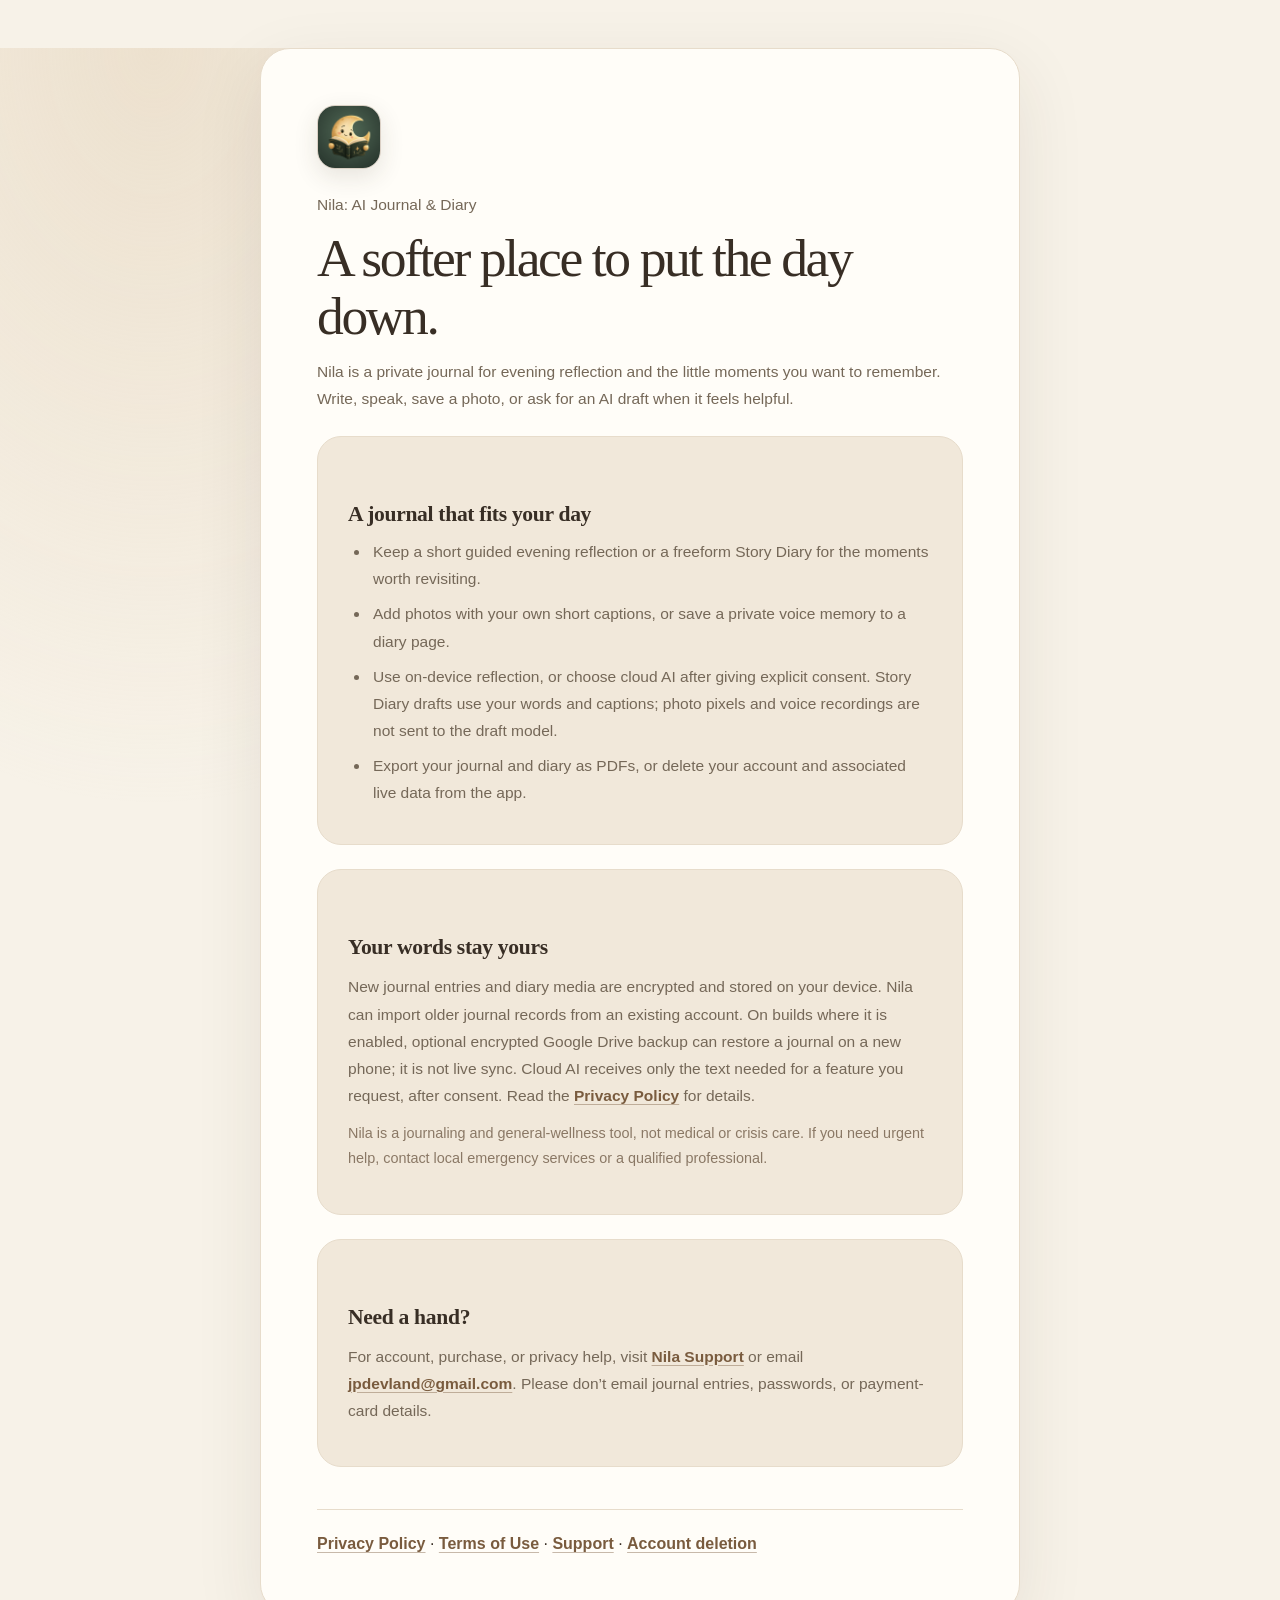
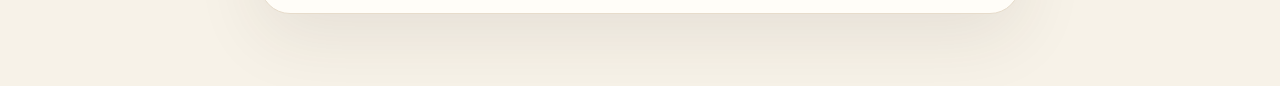
<file: index.html>
<!DOCTYPE html>
<html lang="en">
<head>
  <meta charset="UTF-8" />
  <meta name="viewport" content="width=device-width, initial-scale=1.0" />
  <meta name="description" content="Nila is a private journal for guided reflection, everyday memories, and thoughtful AI support when you choose it." />
  <meta name="theme-color" content="#F7F2E8" />
  <title>Nila: AI Journal &amp; Diary</title>
  <link rel="stylesheet" href="./site.css" />
</head>
<body>
  <main>
    <img class="brand-mark" src="./nila-app-icon.png" alt="Nila app icon" width="64" height="64" />
    <p class="eyebrow">Nila: AI Journal &amp; Diary</p>
    <h1>A softer place to put the day down.</h1>
    <p class="lede">Nila is a private journal for evening reflection and the little moments you want to remember. Write, speak, save a photo, or ask for an AI draft when it feels helpful.</p>

    <section class="card" aria-labelledby="what-nila-does">
      <h2 id="what-nila-does">A journal that fits your day</h2>
      <ul>
        <li>Keep a short guided evening reflection or a freeform Story Diary for the moments worth revisiting.</li>
        <li>Add photos with your own short captions, or save a private voice memory to a diary page.</li>
        <li>Use on-device reflection, or choose cloud AI after giving explicit consent. Story Diary drafts use your words and captions; photo pixels and voice recordings are not sent to the draft model.</li>
        <li>Export your journal and diary as PDFs, or delete your account and associated live data from the app.</li>
      </ul>
    </section>

    <section class="card" aria-labelledby="privacy-first">
      <h2 id="privacy-first">Your words stay yours</h2>
      <p>New journal entries and diary media are encrypted and stored on your device. Nila can import older journal records from an existing account. On builds where it is enabled, optional encrypted Google Drive backup can restore a journal on a new phone; it is not live sync. Cloud AI receives only the text needed for a feature you request, after consent. Read the <a href="./privacy-policy.html">Privacy Policy</a> for details.</p>
      <p class="muted">Nila is a journaling and general-wellness tool, not medical or crisis care. If you need urgent help, contact local emergency services or a qualified professional.</p>
    </section>

    <section class="card" aria-labelledby="need-help">
      <h2 id="need-help">Need a hand?</h2>
      <p>For account, purchase, or privacy help, visit <a href="./support.html">Nila Support</a> or email <a href="mailto:jpdevland@gmail.com?subject=Nila%20support">jpdevland@gmail.com</a>. Please don’t email journal entries, passwords, or payment-card details.</p>
    </section>

    <footer>
      <a href="./privacy-policy.html">Privacy Policy</a>
      &middot; <a href="./terms-of-use.html">Terms of Use</a>
      &middot; <a href="./support.html">Support</a>
      &middot; <a href="./account-deletion.html">Account deletion</a>
    </footer>
  </main>
</body>
</html>
</file>
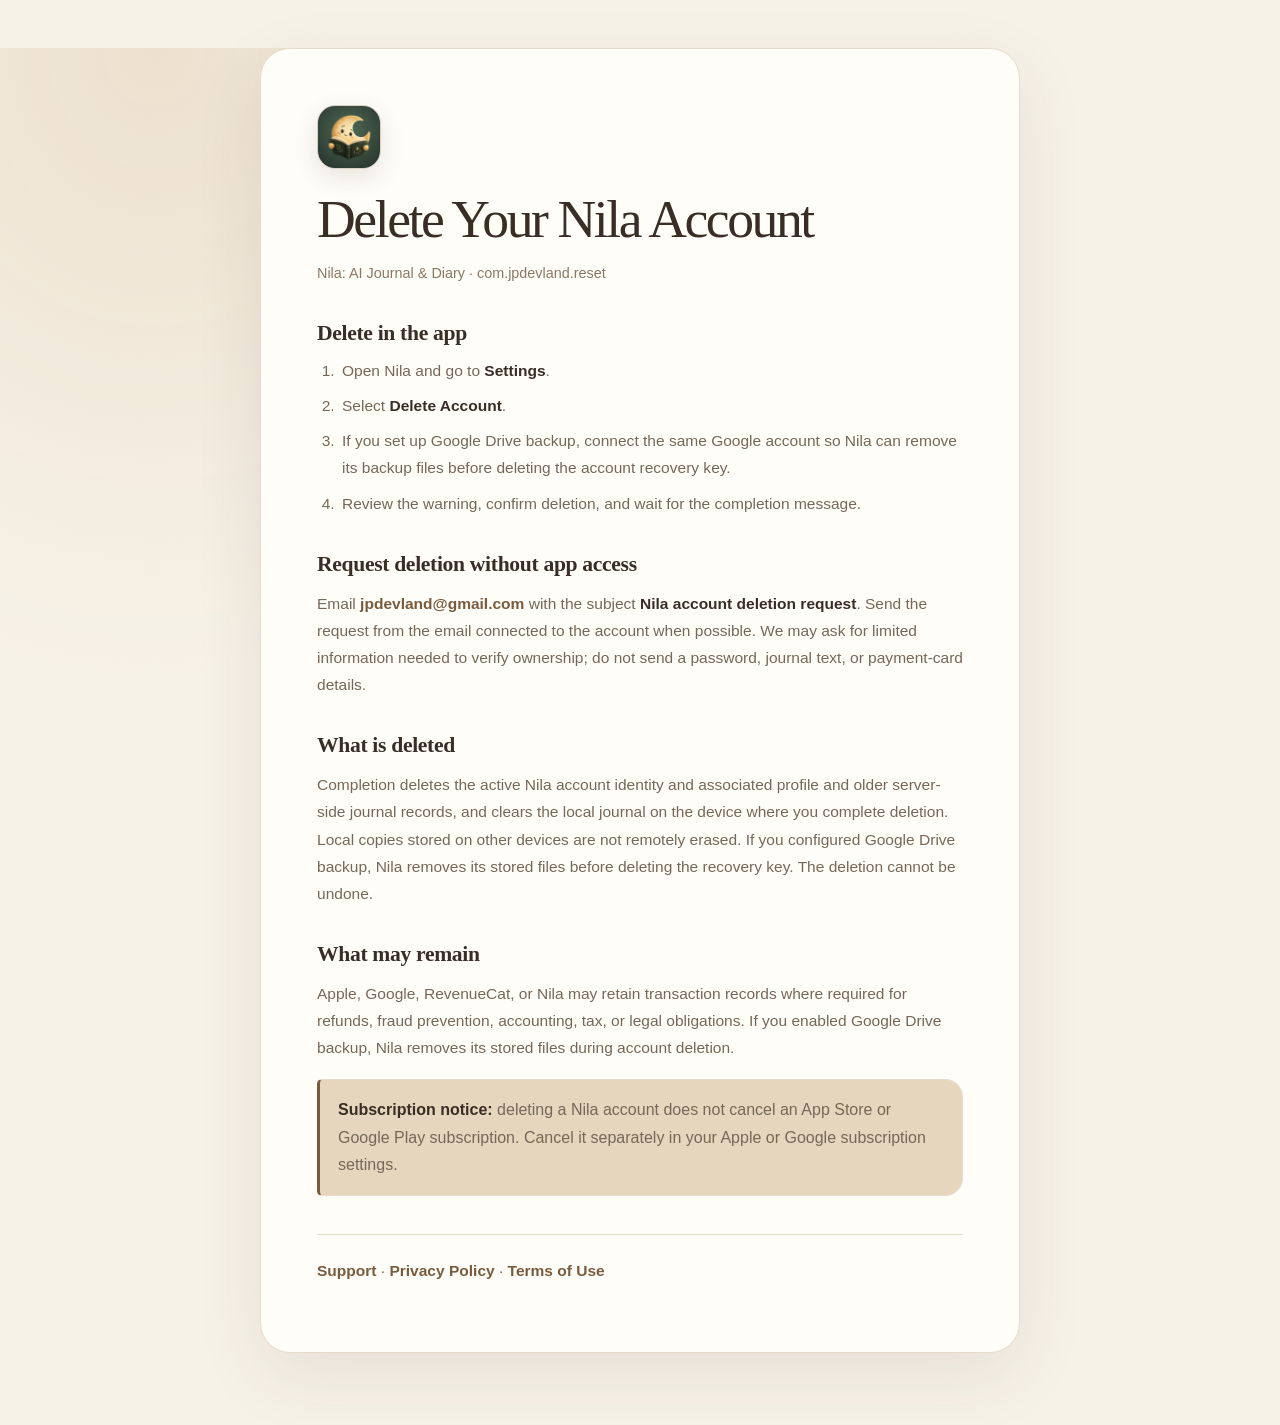
<file: account-deletion.html>
<!DOCTYPE html>
<html lang="en">
<head>
  <meta charset="UTF-8" />
  <meta name="viewport" content="width=device-width, initial-scale=1.0" />
  <title>Delete Your Account - Nila: AI Journal &amp; Diary</title>
  <style>
    *, *::before, *::after { box-sizing: border-box; margin: 0; padding: 0; }
    body { font-family: -apple-system, BlinkMacSystemFont, "Segoe UI", Roboto, Helvetica, Arial, sans-serif; background: #0D0C0B; color: #F7F5F2; line-height: 1.7; }
    main { max-width: 720px; margin: 0 auto; padding: 48px 24px 96px; }
    h1 { font-size: 2rem; margin-bottom: 8px; }
    h2 { font-size: 1.15rem; margin: 36px 0 10px; }
    p, li { color: #C5C0BB; font-size: 0.95rem; }
    ol { padding-left: 22px; margin-top: 8px; }
    li { margin-bottom: 8px; }
    a { color: #7C7EFB; text-decoration: none; }
    a:hover { text-decoration: underline; }
    .notice { background: #1A1918; border-left: 3px solid #7C7EFB; border-radius: 0 8px 8px 0; padding: 14px 18px; margin: 20px 0; color: #C5C0BB; }
    .muted { color: #A39E98; }
    hr { border: none; border-top: 1px solid rgba(255,255,255,0.08); margin: 40px 0; }
  </style>
  <meta name="theme-color" content="#F7F2E8" />
  <link rel="stylesheet" href="./site.css" />
</head>
<body>
  <main>
    <img class="brand-mark" src="./nila-app-icon.png" alt="Nila app icon" width="64" height="64" />
    <h1>Delete Your Nila Account</h1>
    <p class="muted">Nila: AI Journal &amp; Diary &middot; com.jpdevland.reset</p>

    <h2>Delete in the app</h2>
    <ol>
      <li>Open Nila and go to <strong>Settings</strong>.</li>
      <li>Select <strong>Delete Account</strong>.</li>
      <li>If you set up Google Drive backup, connect the same Google account so Nila can remove its backup files before deleting the account recovery key.</li>
      <li>Review the warning, confirm deletion, and wait for the completion message.</li>
    </ol>

    <h2>Request deletion without app access</h2>
    <p>Email <a href="mailto:jpdevland@gmail.com?subject=Nila%20account%20deletion%20request">jpdevland@gmail.com</a> with the subject <strong>Nila account deletion request</strong>. Send the request from the email connected to the account when possible. We may ask for limited information needed to verify ownership; do not send a password, journal text, or payment-card details.</p>

    <h2>What is deleted</h2>
    <p>Completion deletes the active Nila account identity and associated profile and older server-side journal records, and clears the local journal on the device where you complete deletion. Local copies stored on other devices are not remotely erased. If you configured Google Drive backup, Nila removes its stored files before deleting the recovery key. The deletion cannot be undone.</p>

    <h2>What may remain</h2>
    <p>Apple, Google, RevenueCat, or Nila may retain transaction records where required for refunds, fraud prevention, accounting, tax, or legal obligations. If you enabled Google Drive backup, Nila removes its stored files during account deletion.</p>

    <div class="notice"><strong>Subscription notice:</strong> deleting a Nila account does not cancel an App Store or Google Play subscription. Cancel it separately in your Apple or Google subscription settings.</div>

    <hr />
    <p><a href="./support.html">Support</a> &middot; <a href="./privacy-policy.html">Privacy Policy</a> &middot; <a href="./terms-of-use.html">Terms of Use</a></p>
  </main>
</body>
</html>
</file>
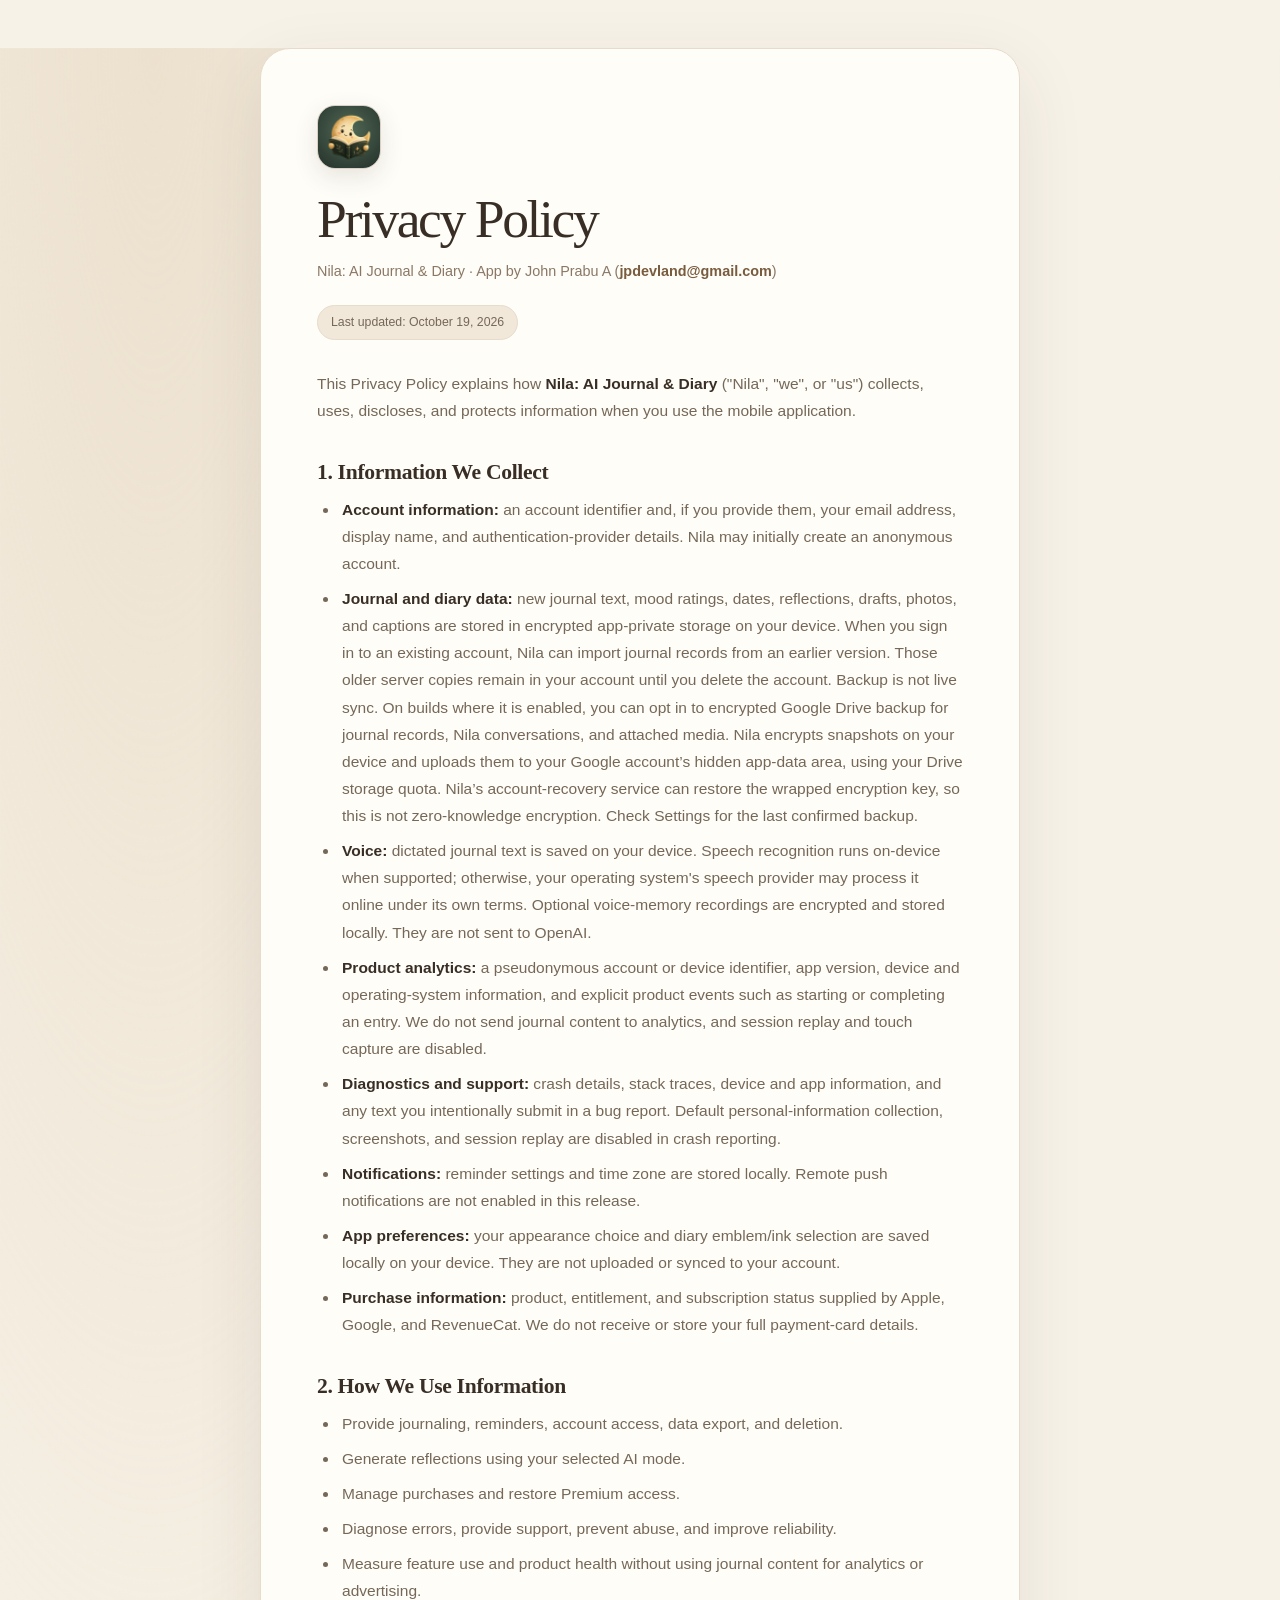
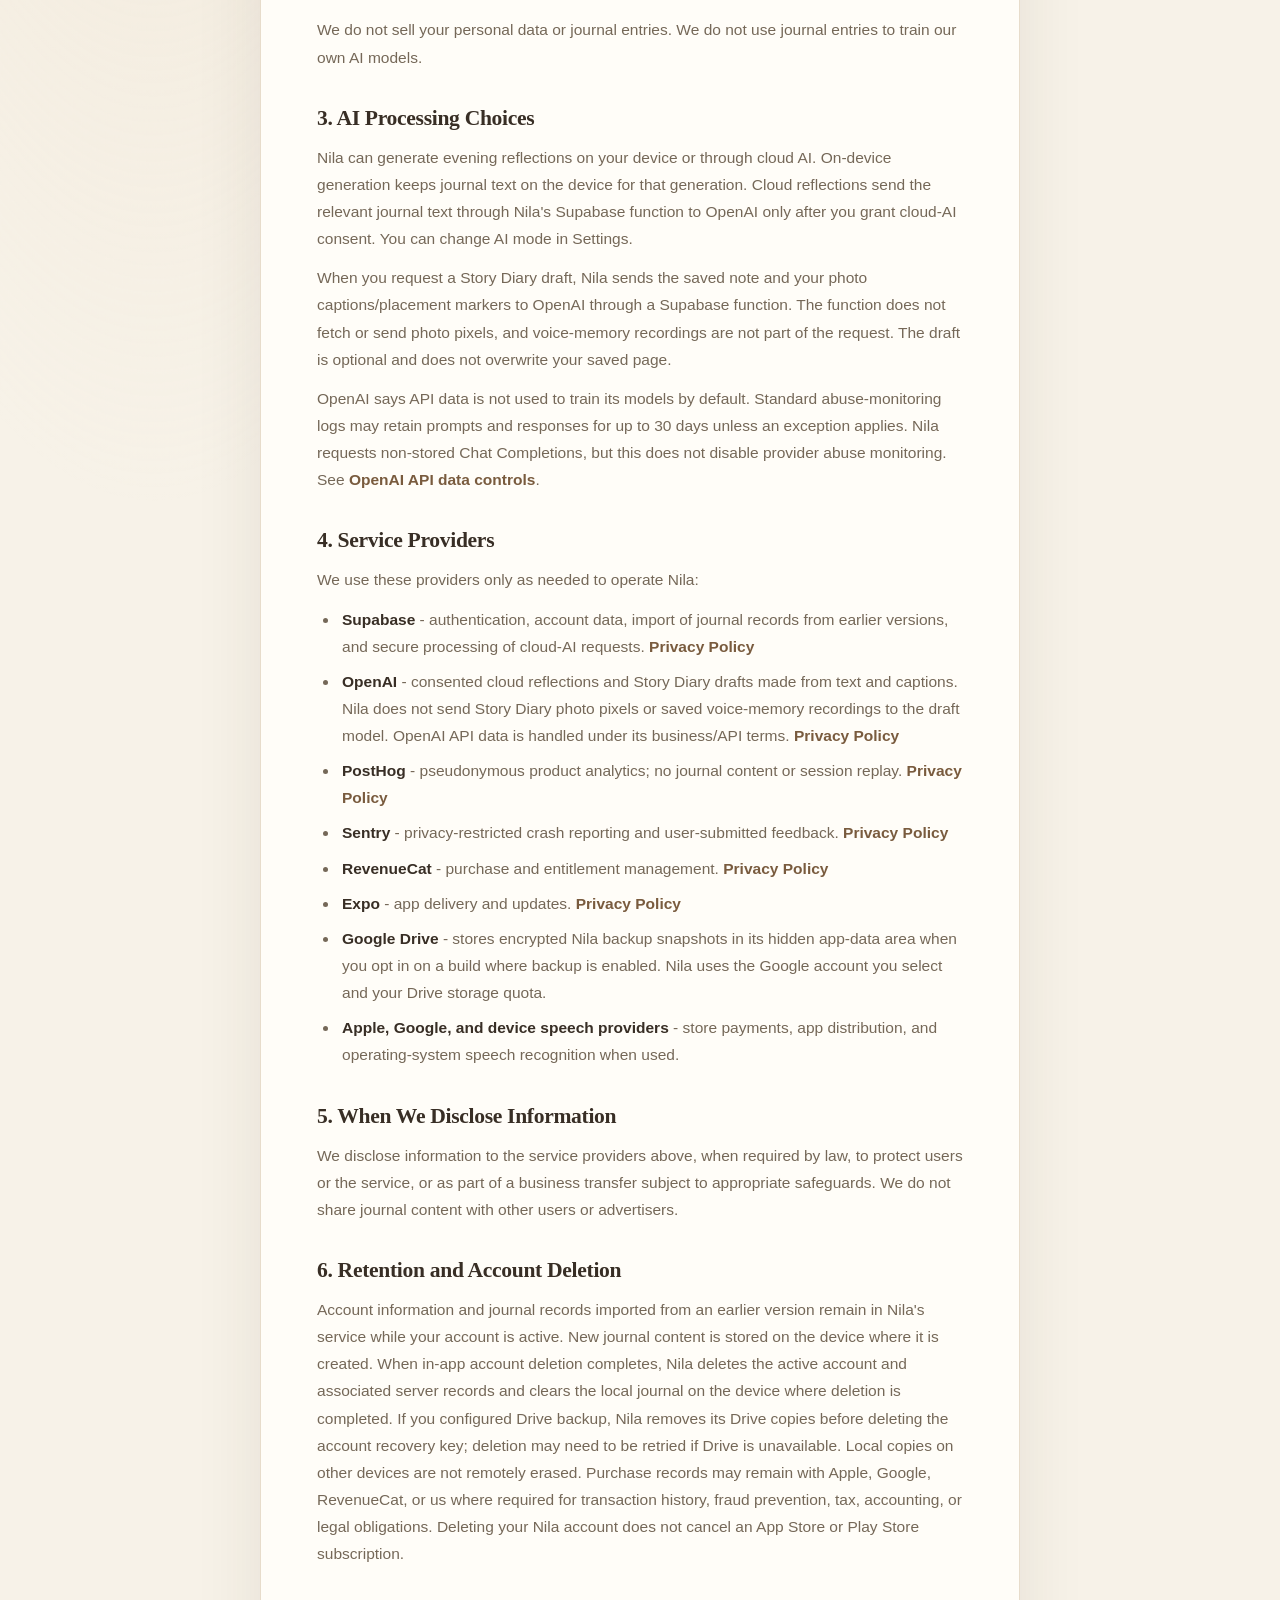
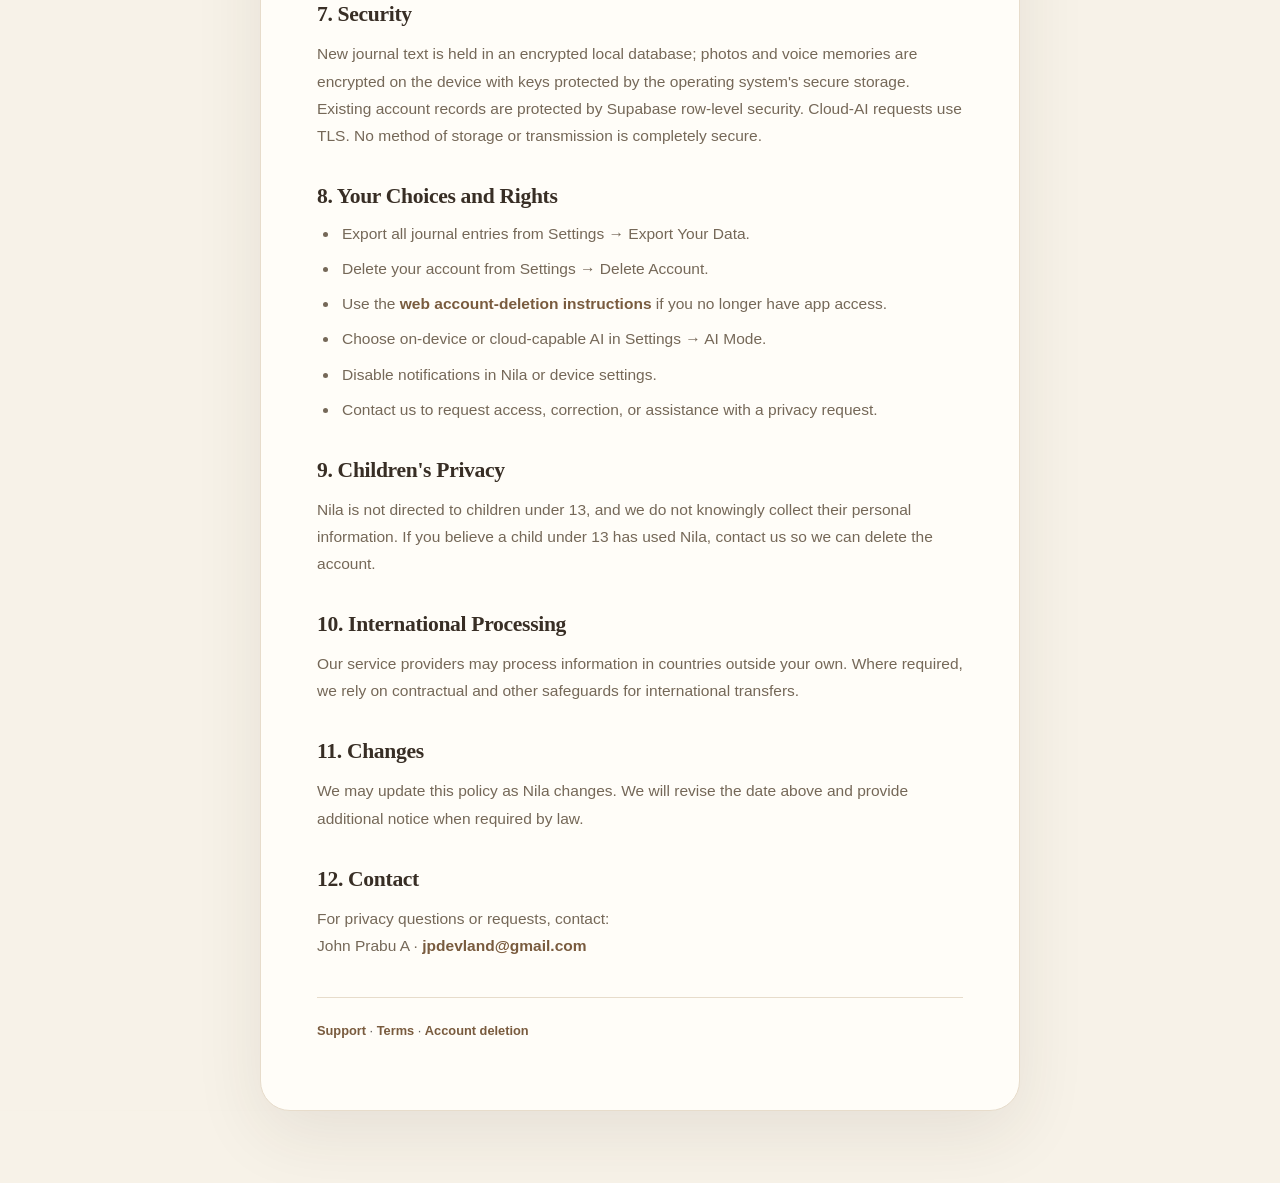
<file: privacy-policy.html>
<!DOCTYPE html>
<html lang="en">
<head>
  <meta charset="UTF-8" />
  <meta name="viewport" content="width=device-width, initial-scale=1.0" />
  <title>Privacy Policy - Nila: AI Journal &amp; Diary</title>
  <style>
    *, *::before, *::after { box-sizing: border-box; margin: 0; padding: 0; }
    body { font-family: -apple-system, BlinkMacSystemFont, "Segoe UI", Roboto, Helvetica, Arial, sans-serif; background: #0D0C0B; color: #F7F5F2; line-height: 1.7; }
    .wrapper { max-width: 720px; margin: 0 auto; padding: 48px 24px 96px; }
    header { margin-bottom: 48px; }
    header h1 { font-size: 2rem; font-weight: 700; letter-spacing: 0; color: #F7F5F2; }
    header p { margin-top: 8px; color: #A39E98; font-size: 0.9rem; }
    h2 { font-size: 1.15rem; font-weight: 600; color: #F7F5F2; margin: 36px 0 10px; }
    p, li { color: #C5C0BB; font-size: 0.95rem; }
    ul { padding-left: 20px; margin-top: 8px; }
    li { margin-bottom: 6px; }
    a { color: #7C7EFB; text-decoration: none; }
    a:hover { text-decoration: underline; }
    .badge { display: inline-block; background: #1A1918; border: 1px solid rgba(255,255,255,0.06); border-radius: 999px; padding: 4px 14px; font-size: 0.78rem; color: #A39E98; margin-top: 6px; }
    hr { border: none; border-top: 1px solid rgba(255,255,255,0.06); margin: 40px 0; }
  </style>
  <meta name="theme-color" content="#F7F2E8" />
  <link rel="stylesheet" href="./site.css" />
</head>
<body>
  <div class="wrapper">
    <header>
      <img class="brand-mark" src="./nila-app-icon.png" alt="Nila app icon" width="64" height="64" />
      <h1>Privacy Policy</h1>
      <p>Nila: AI Journal &amp; Diary &middot; App by John Prabu A (<a href="mailto:jpdevland@gmail.com">jpdevland@gmail.com</a>)</p>
      <span class="badge">Last updated: October 19, 2026</span>
    </header>

    <p>This Privacy Policy explains how <strong>Nila: AI Journal & Diary</strong> ("Nila", "we", or "us") collects, uses, discloses, and protects information when you use the mobile application.</p>

    <h2>1. Information We Collect</h2>
    <ul>
      <li><strong>Account information:</strong> an account identifier and, if you provide them, your email address, display name, and authentication-provider details. Nila may initially create an anonymous account.</li>
      <li><strong>Journal and diary data:</strong> new journal text, mood ratings, dates, reflections, drafts, photos, and captions are stored in encrypted app-private storage on your device. When you sign in to an existing account, Nila can import journal records from an earlier version. Those older server copies remain in your account until you delete the account. Backup is not live sync. On builds where it is enabled, you can opt in to encrypted Google Drive backup for journal records, Nila conversations, and attached media. Nila encrypts snapshots on your device and uploads them to your Google account’s hidden app-data area, using your Drive storage quota. Nila’s account-recovery service can restore the wrapped encryption key, so this is not zero-knowledge encryption. Check Settings for the last confirmed backup.</li>
      <li><strong>Voice:</strong> dictated journal text is saved on your device. Speech recognition runs on-device when supported; otherwise, your operating system's speech provider may process it online under its own terms. Optional voice-memory recordings are encrypted and stored locally. They are not sent to OpenAI.</li>
      <li><strong>Product analytics:</strong> a pseudonymous account or device identifier, app version, device and operating-system information, and explicit product events such as starting or completing an entry. We do not send journal content to analytics, and session replay and touch capture are disabled.</li>
      <li><strong>Diagnostics and support:</strong> crash details, stack traces, device and app information, and any text you intentionally submit in a bug report. Default personal-information collection, screenshots, and session replay are disabled in crash reporting.</li>
      <li><strong>Notifications:</strong> reminder settings and time zone are stored locally. Remote push notifications are not enabled in this release.</li>
      <li><strong>App preferences:</strong> your appearance choice and diary emblem/ink selection are saved locally on your device. They are not uploaded or synced to your account.</li>
      <li><strong>Purchase information:</strong> product, entitlement, and subscription status supplied by Apple, Google, and RevenueCat. We do not receive or store your full payment-card details.</li>
    </ul>

    <h2>2. How We Use Information</h2>
    <ul>
      <li>Provide journaling, reminders, account access, data export, and deletion.</li>
      <li>Generate reflections using your selected AI mode.</li>
      <li>Manage purchases and restore Premium access.</li>
      <li>Diagnose errors, provide support, prevent abuse, and improve reliability.</li>
      <li>Measure feature use and product health without using journal content for analytics or advertising.</li>
    </ul>
    <p>We do not sell your personal data or journal entries. We do not use journal entries to train our own AI models.</p>

    <h2>3. AI Processing Choices</h2>
    <p>Nila can generate evening reflections on your device or through cloud AI. On-device generation keeps journal text on the device for that generation. Cloud reflections send the relevant journal text through Nila's Supabase function to OpenAI only after you grant cloud-AI consent. You can change AI mode in Settings.</p>
    <p>When you request a Story Diary draft, Nila sends the saved note and your photo captions/placement markers to OpenAI through a Supabase function. The function does not fetch or send photo pixels, and voice-memory recordings are not part of the request. The draft is optional and does not overwrite your saved page.</p>
    <p>OpenAI says API data is not used to train its models by default. Standard abuse-monitoring logs may retain prompts and responses for up to 30 days unless an exception applies. Nila requests non-stored Chat Completions, but this does not disable provider abuse monitoring. See <a href="https://developers.openai.com/api/docs/guides/your-data" target="_blank" rel="noreferrer">OpenAI API data controls</a>.</p>

    <h2>4. Service Providers</h2>
    <p>We use these providers only as needed to operate Nila:</p>
    <ul>
      <li><strong>Supabase</strong> - authentication, account data, import of journal records from earlier versions, and secure processing of cloud-AI requests. <a href="https://supabase.com/privacy" target="_blank" rel="noreferrer">Privacy Policy</a></li>
      <li><strong>OpenAI</strong> - consented cloud reflections and Story Diary drafts made from text and captions. Nila does not send Story Diary photo pixels or saved voice-memory recordings to the draft model. OpenAI API data is handled under its business/API terms. <a href="https://openai.com/policies/privacy-policy" target="_blank" rel="noreferrer">Privacy Policy</a></li>
      <li><strong>PostHog</strong> - pseudonymous product analytics; no journal content or session replay. <a href="https://posthog.com/privacy" target="_blank" rel="noreferrer">Privacy Policy</a></li>
      <li><strong>Sentry</strong> - privacy-restricted crash reporting and user-submitted feedback. <a href="https://sentry.io/privacy/" target="_blank" rel="noreferrer">Privacy Policy</a></li>
      <li><strong>RevenueCat</strong> - purchase and entitlement management. <a href="https://www.revenuecat.com/privacy" target="_blank" rel="noreferrer">Privacy Policy</a></li>
      <li><strong>Expo</strong> - app delivery and updates. <a href="https://expo.dev/privacy" target="_blank" rel="noreferrer">Privacy Policy</a></li>
      <li><strong>Google Drive</strong> - stores encrypted Nila backup snapshots in its hidden app-data area when you opt in on a build where backup is enabled. Nila uses the Google account you select and your Drive storage quota.</li>
      <li><strong>Apple, Google, and device speech providers</strong> - store payments, app distribution, and operating-system speech recognition when used.</li>
    </ul>

    <h2>5. When We Disclose Information</h2>
    <p>We disclose information to the service providers above, when required by law, to protect users or the service, or as part of a business transfer subject to appropriate safeguards. We do not share journal content with other users or advertisers.</p>

    <h2>6. Retention and Account Deletion</h2>
    <p>Account information and journal records imported from an earlier version remain in Nila's service while your account is active. New journal content is stored on the device where it is created. When in-app account deletion completes, Nila deletes the active account and associated server records and clears the local journal on the device where deletion is completed. If you configured Drive backup, Nila removes its Drive copies before deleting the account recovery key; deletion may need to be retried if Drive is unavailable. Local copies on other devices are not remotely erased. Purchase records may remain with Apple, Google, RevenueCat, or us where required for transaction history, fraud prevention, tax, accounting, or legal obligations. Deleting your Nila account does not cancel an App Store or Play Store subscription.</p>

    <h2>7. Security</h2>
    <p>New journal text is held in an encrypted local database; photos and voice memories are encrypted on the device with keys protected by the operating system's secure storage. Existing account records are protected by Supabase row-level security. Cloud-AI requests use TLS. No method of storage or transmission is completely secure.</p>

    <h2>8. Your Choices and Rights</h2>
    <ul>
      <li>Export all journal entries from Settings &rarr; Export Your Data.</li>
      <li>Delete your account from Settings &rarr; Delete Account.</li>
      <li>Use the <a href="./account-deletion.html">web account-deletion instructions</a> if you no longer have app access.</li>
      <li>Choose on-device or cloud-capable AI in Settings &rarr; AI Mode.</li>
      <li>Disable notifications in Nila or device settings.</li>
      <li>Contact us to request access, correction, or assistance with a privacy request.</li>
    </ul>

    <h2>9. Children's Privacy</h2>
    <p>Nila is not directed to children under 13, and we do not knowingly collect their personal information. If you believe a child under 13 has used Nila, contact us so we can delete the account.</p>

    <h2>10. International Processing</h2>
    <p>Our service providers may process information in countries outside your own. Where required, we rely on contractual and other safeguards for international transfers.</p>

    <h2>11. Changes</h2>
    <p>We may update this policy as Nila changes. We will revise the date above and provide additional notice when required by law.</p>

    <h2>12. Contact</h2>
    <p>For privacy questions or requests, contact:<br />John Prabu A &middot; <a href="mailto:jpdevland@gmail.com">jpdevland@gmail.com</a></p>

    <hr />
    <p style="font-size:0.8rem; color:#5E5A54;"><a href="./support.html">Support</a> &middot; <a href="./terms-of-use.html">Terms</a> &middot; <a href="./account-deletion.html">Account deletion</a></p>
  </div>
</body>
</html>
</file>
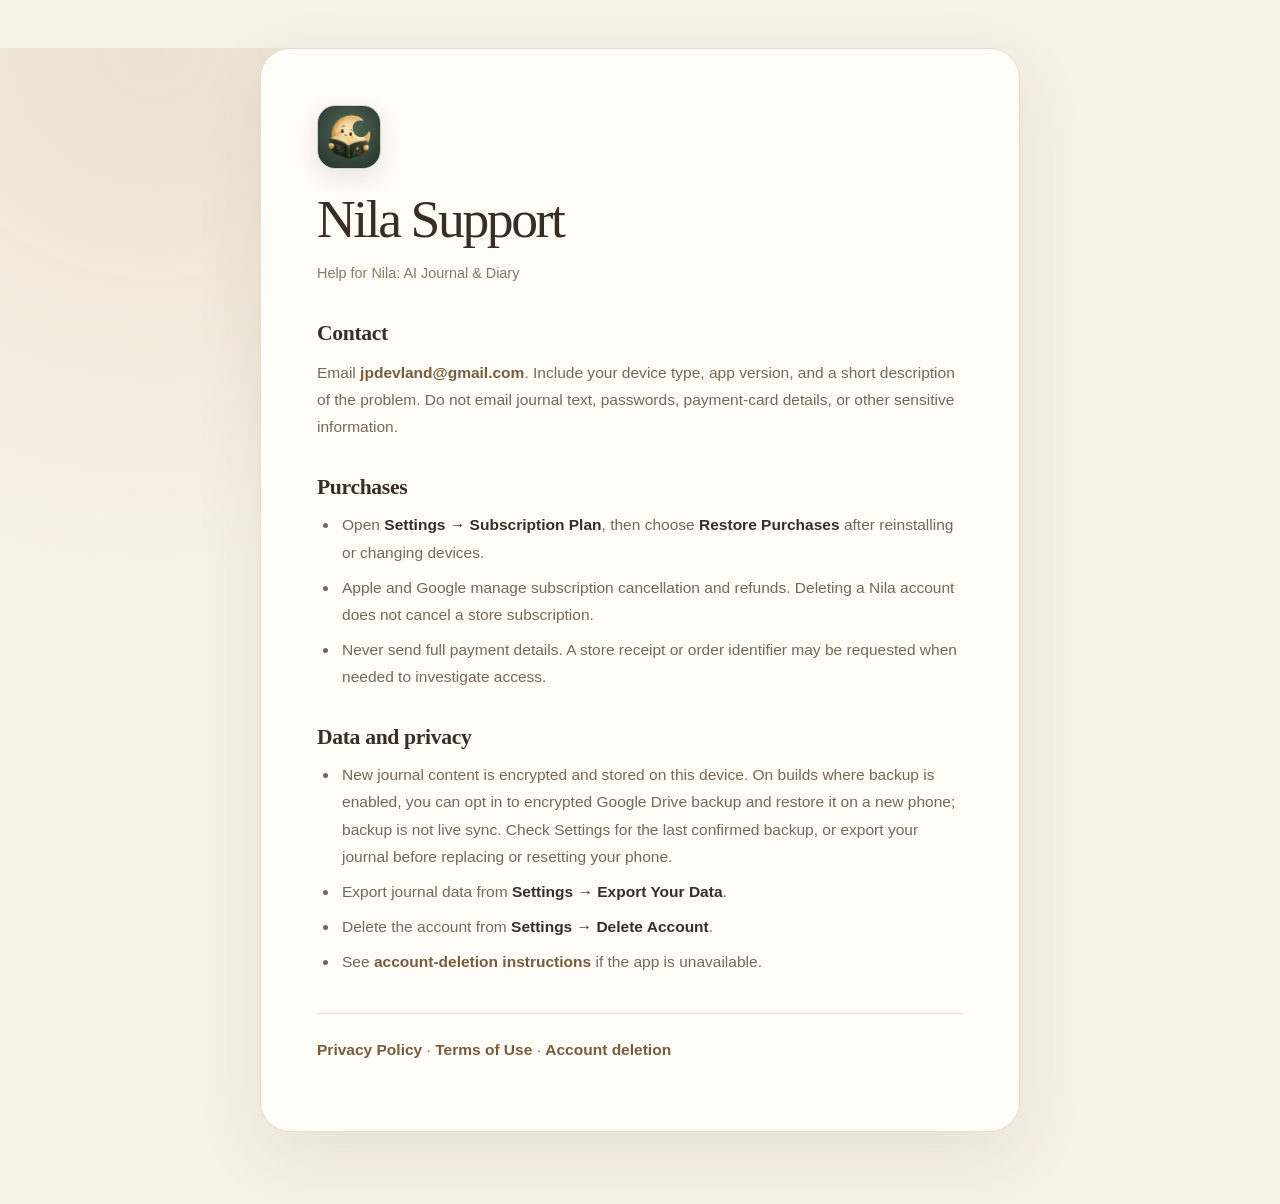
<file: support.html>
<!DOCTYPE html>
<html lang="en">
<head>
  <meta charset="UTF-8" />
  <meta name="viewport" content="width=device-width, initial-scale=1.0" />
  <title>Support - Nila: AI Journal &amp; Diary</title>
  <style>
    *, *::before, *::after { box-sizing: border-box; margin: 0; padding: 0; }
    body { font-family: -apple-system, BlinkMacSystemFont, "Segoe UI", Roboto, Helvetica, Arial, sans-serif; background: #0D0C0B; color: #F7F5F2; line-height: 1.7; }
    main { max-width: 720px; margin: 0 auto; padding: 48px 24px 96px; }
    h1 { font-size: 2rem; margin-bottom: 8px; }
    h2 { font-size: 1.15rem; margin: 36px 0 10px; }
    p, li { color: #C5C0BB; font-size: 0.95rem; }
    ul { padding-left: 20px; margin-top: 8px; }
    li { margin-bottom: 8px; }
    a { color: #7C7EFB; text-decoration: none; }
    a:hover { text-decoration: underline; }
    .muted { color: #A39E98; }
    hr { border: none; border-top: 1px solid rgba(255,255,255,0.08); margin: 40px 0; }
  </style>
  <meta name="theme-color" content="#F7F2E8" />
  <link rel="stylesheet" href="./site.css" />
</head>
<body>
  <main>
    <img class="brand-mark" src="./nila-app-icon.png" alt="Nila app icon" width="64" height="64" />
    <h1>Nila Support</h1>
    <p class="muted">Help for Nila: AI Journal &amp; Diary</p>

    <h2>Contact</h2>
    <p>Email <a href="mailto:jpdevland@gmail.com?subject=Nila%20support">jpdevland@gmail.com</a>. Include your device type, app version, and a short description of the problem. Do not email journal text, passwords, payment-card details, or other sensitive information.</p>

    <h2>Purchases</h2>
    <ul>
      <li>Open <strong>Settings &rarr; Subscription Plan</strong>, then choose <strong>Restore Purchases</strong> after reinstalling or changing devices.</li>
      <li>Apple and Google manage subscription cancellation and refunds. Deleting a Nila account does not cancel a store subscription.</li>
      <li>Never send full payment details. A store receipt or order identifier may be requested when needed to investigate access.</li>
    </ul>

    <h2>Data and privacy</h2>
    <ul>
      <li>New journal content is encrypted and stored on this device. On builds where backup is enabled, you can opt in to encrypted Google Drive backup and restore it on a new phone; backup is not live sync. Check Settings for the last confirmed backup, or export your journal before replacing or resetting your phone.</li>
      <li>Export journal data from <strong>Settings &rarr; Export Your Data</strong>.</li>
      <li>Delete the account from <strong>Settings &rarr; Delete Account</strong>.</li>
      <li>See <a href="./account-deletion.html">account-deletion instructions</a> if the app is unavailable.</li>
    </ul>

    <hr />
    <p><a href="./privacy-policy.html">Privacy Policy</a> &middot; <a href="./terms-of-use.html">Terms of Use</a> &middot; <a href="./account-deletion.html">Account deletion</a></p>
  </main>
</body>
</html>
</file>
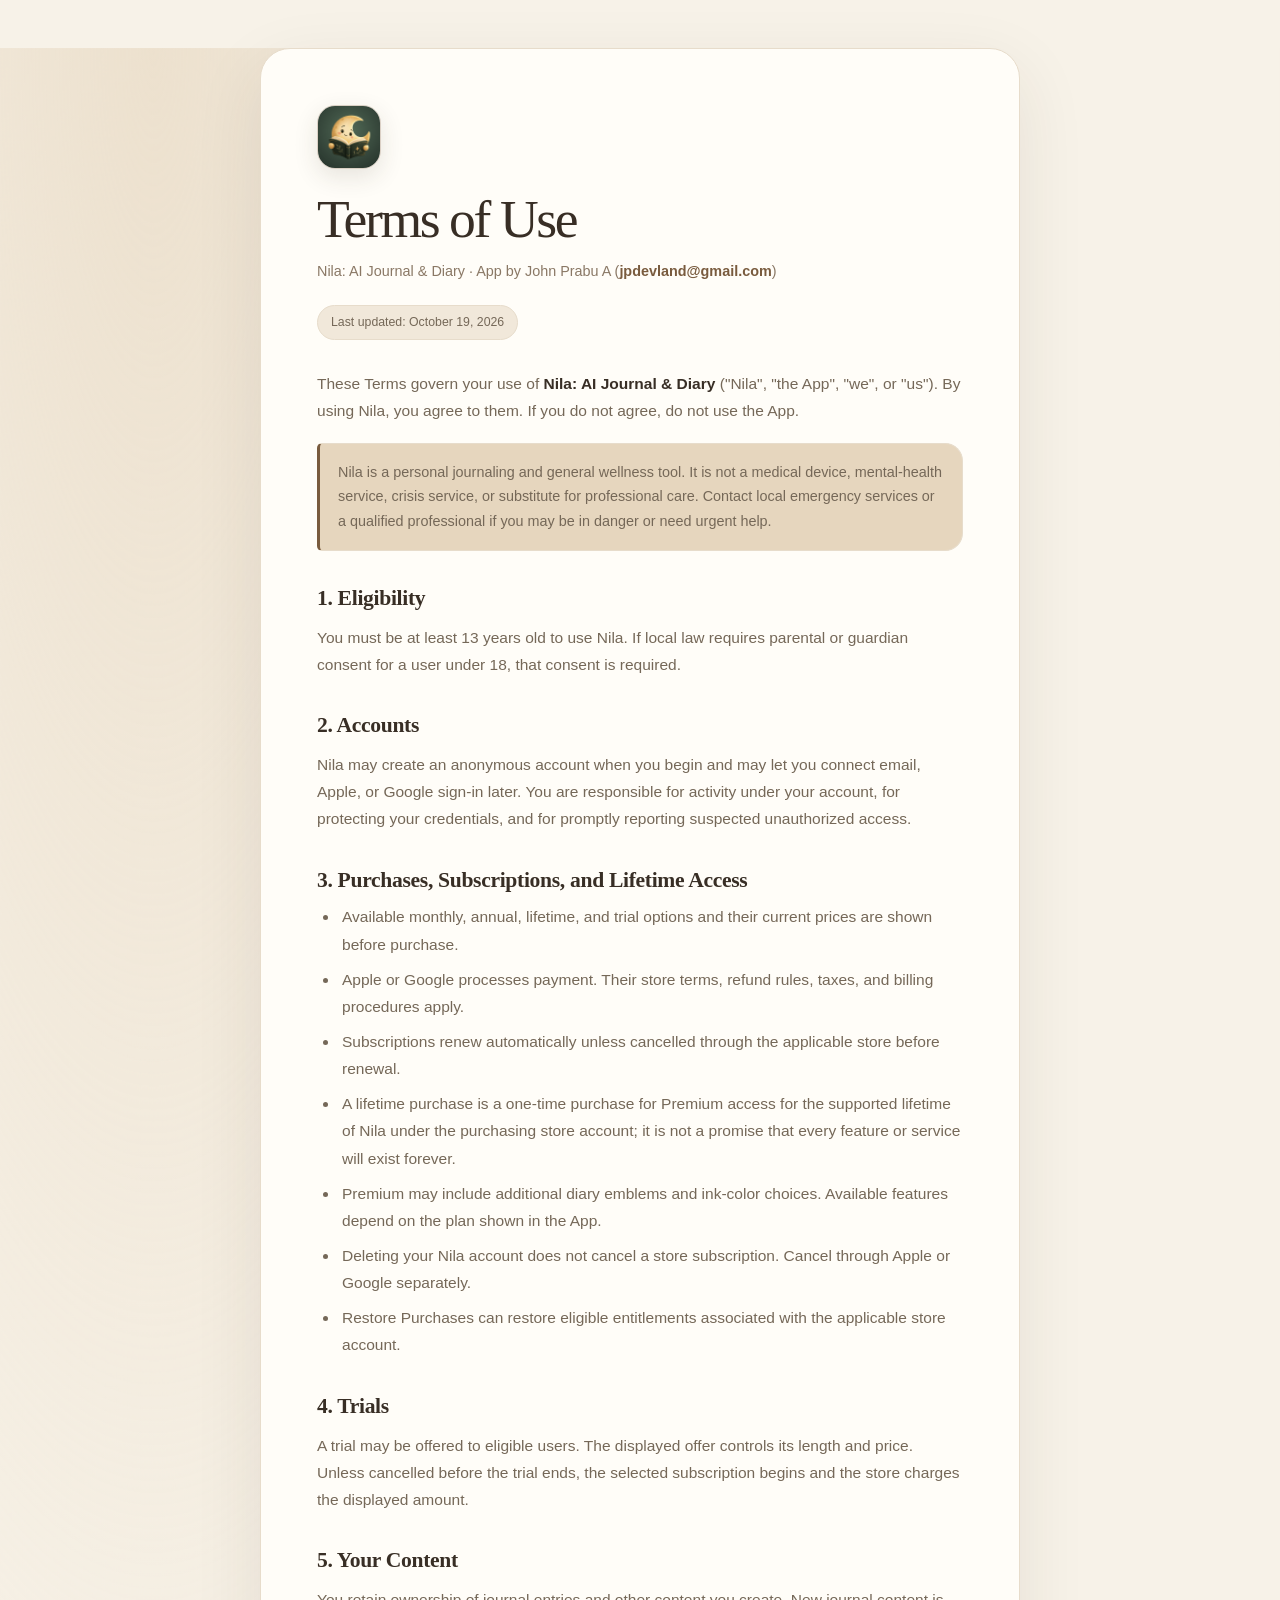
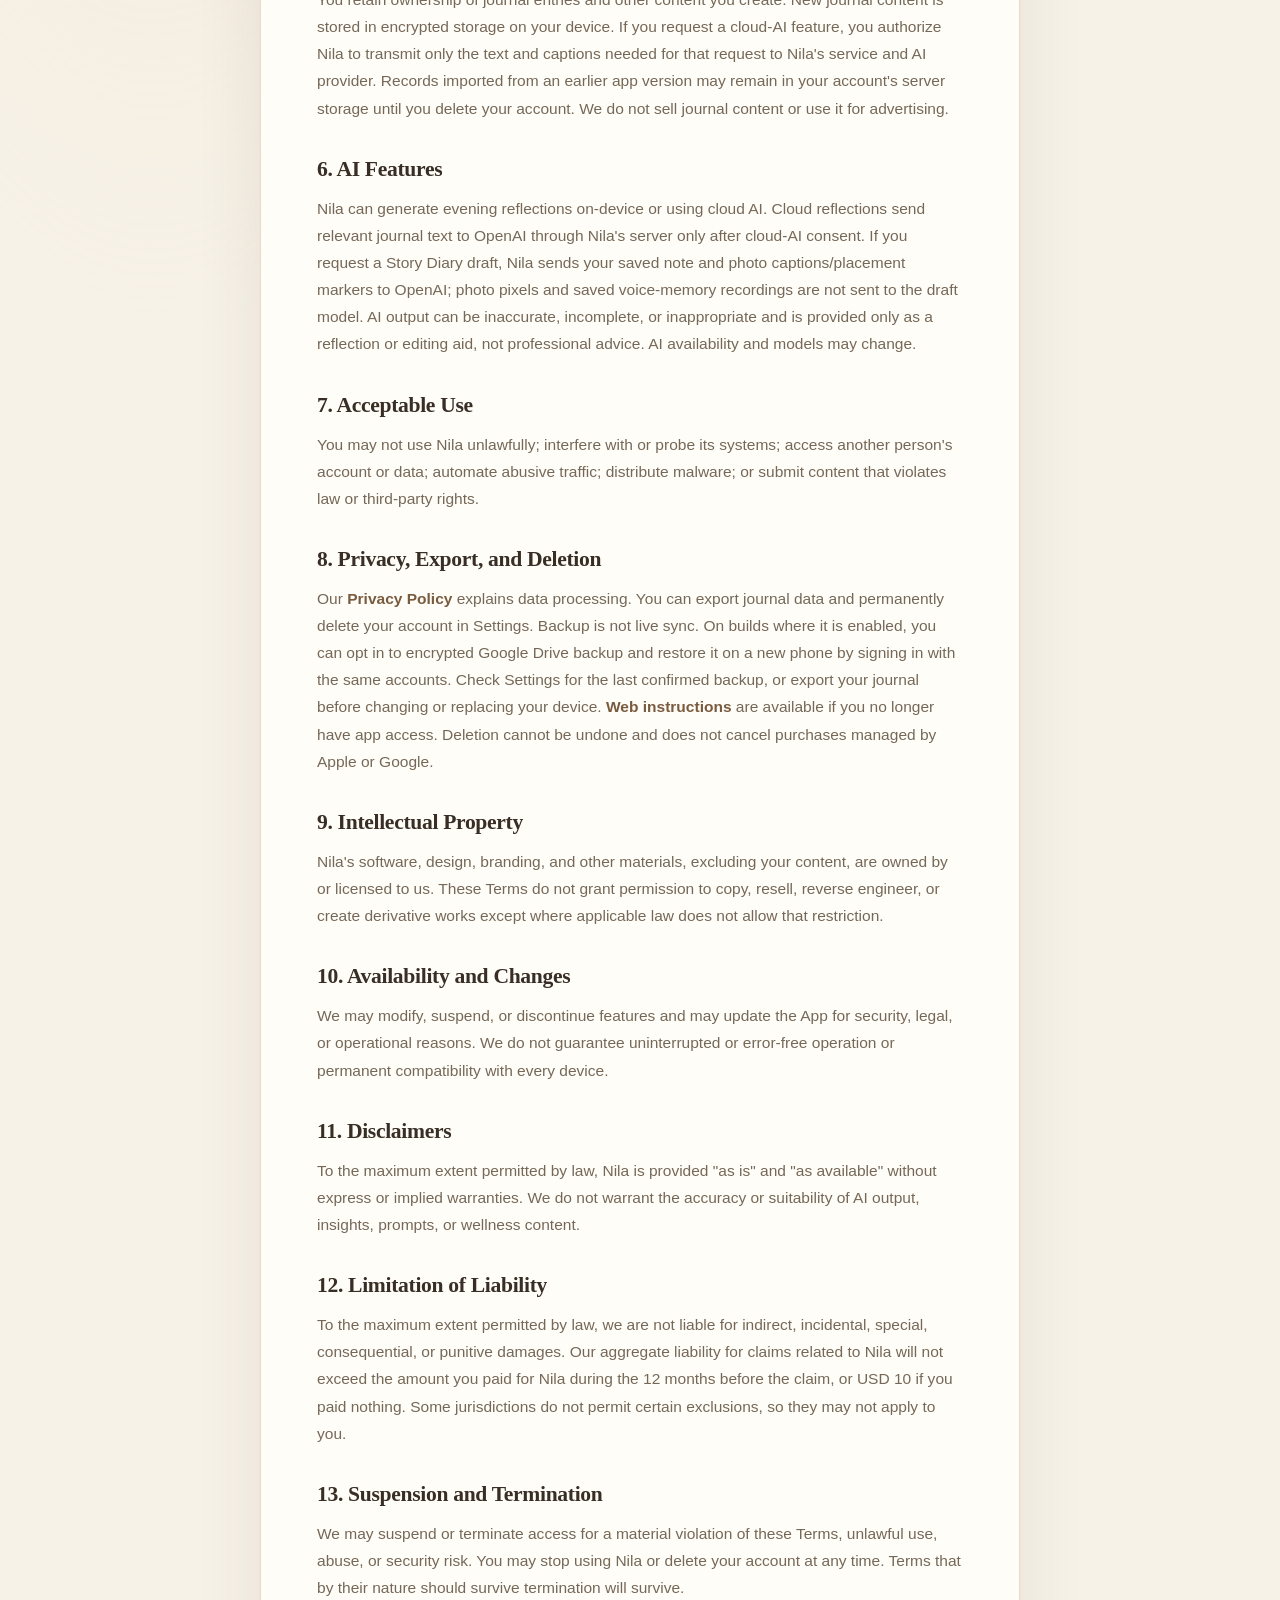
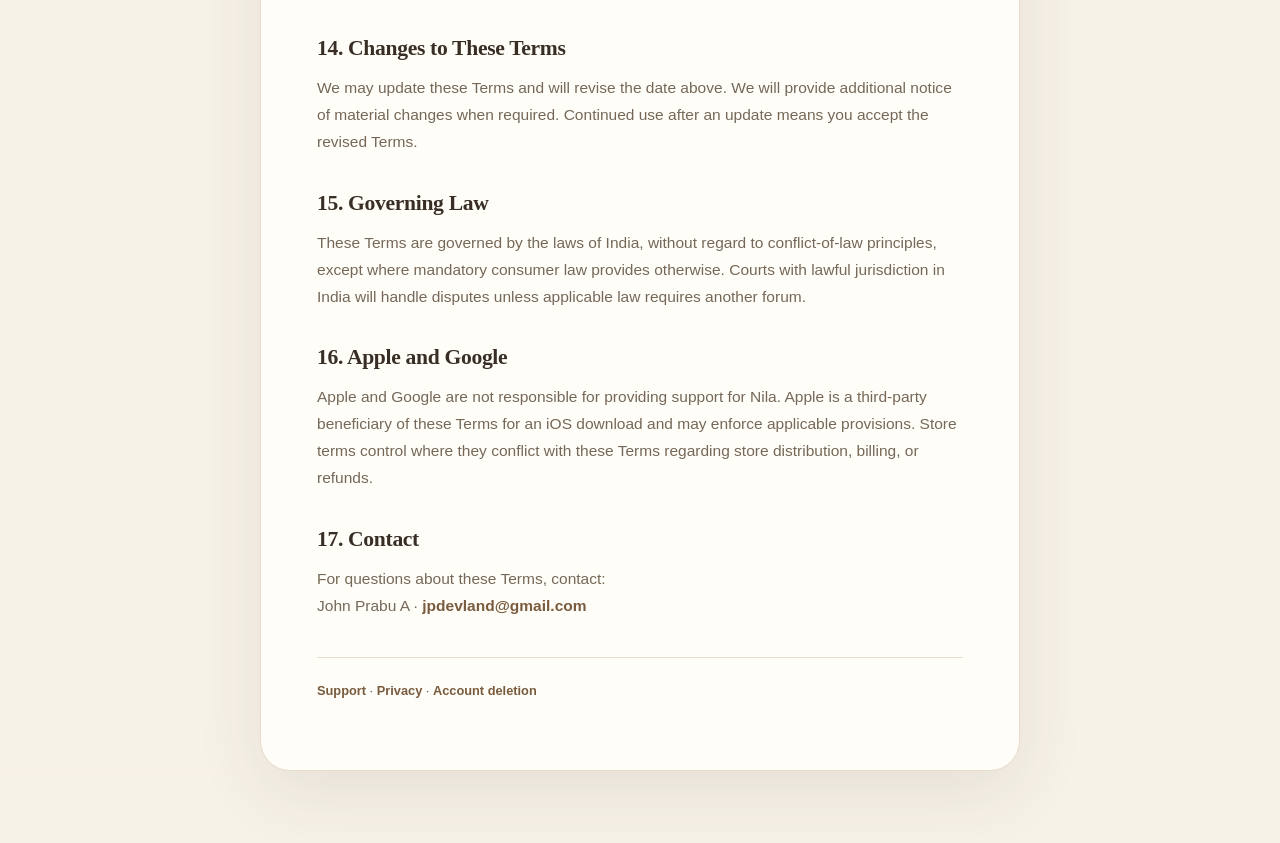
<file: terms-of-use.html>
<!DOCTYPE html>
<html lang="en">
<head>
  <meta charset="UTF-8" />
  <meta name="viewport" content="width=device-width, initial-scale=1.0" />
  <title>Terms of Use - Nila: AI Journal &amp; Diary</title>
  <style>
    *, *::before, *::after { box-sizing: border-box; margin: 0; padding: 0; }
    body { font-family: -apple-system, BlinkMacSystemFont, "Segoe UI", Roboto, Helvetica, Arial, sans-serif; background: #0D0C0B; color: #F7F5F2; line-height: 1.7; }
    .wrapper { max-width: 720px; margin: 0 auto; padding: 48px 24px 96px; }
    header { margin-bottom: 48px; }
    header h1 { font-size: 2rem; font-weight: 700; letter-spacing: 0; color: #F7F5F2; }
    header p { margin-top: 8px; color: #A39E98; font-size: 0.9rem; }
    h2 { font-size: 1.15rem; font-weight: 600; color: #F7F5F2; margin: 36px 0 10px; }
    p, li { color: #C5C0BB; font-size: 0.95rem; }
    ul { padding-left: 20px; margin-top: 8px; }
    li { margin-bottom: 6px; }
    a { color: #7C7EFB; text-decoration: none; }
    a:hover { text-decoration: underline; }
    .badge { display: inline-block; background: #1A1918; border: 1px solid rgba(255,255,255,0.06); border-radius: 999px; padding: 4px 14px; font-size: 0.78rem; color: #A39E98; margin-top: 6px; }
    .important { background: #1A1918; border-left: 3px solid #7C7EFB; border-radius: 0 8px 8px 0; padding: 14px 18px; margin: 16px 0; font-size: 0.9rem; color: #A39E98; }
    hr { border: none; border-top: 1px solid rgba(255,255,255,0.06); margin: 40px 0; }
  </style>
  <meta name="theme-color" content="#F7F2E8" />
  <link rel="stylesheet" href="./site.css" />
</head>
<body>
  <div class="wrapper">
    <header>
      <img class="brand-mark" src="./nila-app-icon.png" alt="Nila app icon" width="64" height="64" />
      <h1>Terms of Use</h1>
      <p>Nila: AI Journal &amp; Diary &middot; App by John Prabu A (<a href="mailto:jpdevland@gmail.com">jpdevland@gmail.com</a>)</p>
      <span class="badge">Last updated: October 19, 2026</span>
    </header>

    <p>These Terms govern your use of <strong>Nila: AI Journal & Diary</strong> ("Nila", "the App", "we", or "us"). By using Nila, you agree to them. If you do not agree, do not use the App.</p>
    <div class="important">Nila is a personal journaling and general wellness tool. It is not a medical device, mental-health service, crisis service, or substitute for professional care. Contact local emergency services or a qualified professional if you may be in danger or need urgent help.</div>

    <h2>1. Eligibility</h2>
    <p>You must be at least 13 years old to use Nila. If local law requires parental or guardian consent for a user under 18, that consent is required.</p>

    <h2>2. Accounts</h2>
    <p>Nila may create an anonymous account when you begin and may let you connect email, Apple, or Google sign-in later. You are responsible for activity under your account, for protecting your credentials, and for promptly reporting suspected unauthorized access.</p>

    <h2>3. Purchases, Subscriptions, and Lifetime Access</h2>
    <ul>
      <li>Available monthly, annual, lifetime, and trial options and their current prices are shown before purchase.</li>
      <li>Apple or Google processes payment. Their store terms, refund rules, taxes, and billing procedures apply.</li>
      <li>Subscriptions renew automatically unless cancelled through the applicable store before renewal.</li>
      <li>A lifetime purchase is a one-time purchase for Premium access for the supported lifetime of Nila under the purchasing store account; it is not a promise that every feature or service will exist forever.</li>
      <li>Premium may include additional diary emblems and ink-color choices. Available features depend on the plan shown in the App.</li>
      <li>Deleting your Nila account does not cancel a store subscription. Cancel through Apple or Google separately.</li>
      <li>Restore Purchases can restore eligible entitlements associated with the applicable store account.</li>
    </ul>

    <h2>4. Trials</h2>
    <p>A trial may be offered to eligible users. The displayed offer controls its length and price. Unless cancelled before the trial ends, the selected subscription begins and the store charges the displayed amount.</p>

    <h2>5. Your Content</h2>
    <p>You retain ownership of journal entries and other content you create. New journal content is stored in encrypted storage on your device. If you request a cloud-AI feature, you authorize Nila to transmit only the text and captions needed for that request to Nila's service and AI provider. Records imported from an earlier app version may remain in your account's server storage until you delete your account. We do not sell journal content or use it for advertising.</p>

    <h2>6. AI Features</h2>
    <p>Nila can generate evening reflections on-device or using cloud AI. Cloud reflections send relevant journal text to OpenAI through Nila's server only after cloud-AI consent. If you request a Story Diary draft, Nila sends your saved note and photo captions/placement markers to OpenAI; photo pixels and saved voice-memory recordings are not sent to the draft model. AI output can be inaccurate, incomplete, or inappropriate and is provided only as a reflection or editing aid, not professional advice. AI availability and models may change.</p>

    <h2>7. Acceptable Use</h2>
    <p>You may not use Nila unlawfully; interfere with or probe its systems; access another person's account or data; automate abusive traffic; distribute malware; or submit content that violates law or third-party rights.</p>

    <h2>8. Privacy, Export, and Deletion</h2>
    <p>Our <a href="./privacy-policy.html">Privacy Policy</a> explains data processing. You can export journal data and permanently delete your account in Settings. Backup is not live sync. On builds where it is enabled, you can opt in to encrypted Google Drive backup and restore it on a new phone by signing in with the same accounts. Check Settings for the last confirmed backup, or export your journal before changing or replacing your device. <a href="./account-deletion.html">Web instructions</a> are available if you no longer have app access. Deletion cannot be undone and does not cancel purchases managed by Apple or Google.</p>

    <h2>9. Intellectual Property</h2>
    <p>Nila's software, design, branding, and other materials, excluding your content, are owned by or licensed to us. These Terms do not grant permission to copy, resell, reverse engineer, or create derivative works except where applicable law does not allow that restriction.</p>

    <h2>10. Availability and Changes</h2>
    <p>We may modify, suspend, or discontinue features and may update the App for security, legal, or operational reasons. We do not guarantee uninterrupted or error-free operation or permanent compatibility with every device.</p>

    <h2>11. Disclaimers</h2>
    <p>To the maximum extent permitted by law, Nila is provided "as is" and "as available" without express or implied warranties. We do not warrant the accuracy or suitability of AI output, insights, prompts, or wellness content.</p>

    <h2>12. Limitation of Liability</h2>
    <p>To the maximum extent permitted by law, we are not liable for indirect, incidental, special, consequential, or punitive damages. Our aggregate liability for claims related to Nila will not exceed the amount you paid for Nila during the 12 months before the claim, or USD 10 if you paid nothing. Some jurisdictions do not permit certain exclusions, so they may not apply to you.</p>

    <h2>13. Suspension and Termination</h2>
    <p>We may suspend or terminate access for a material violation of these Terms, unlawful use, abuse, or security risk. You may stop using Nila or delete your account at any time. Terms that by their nature should survive termination will survive.</p>

    <h2>14. Changes to These Terms</h2>
    <p>We may update these Terms and will revise the date above. We will provide additional notice of material changes when required. Continued use after an update means you accept the revised Terms.</p>

    <h2>15. Governing Law</h2>
    <p>These Terms are governed by the laws of India, without regard to conflict-of-law principles, except where mandatory consumer law provides otherwise. Courts with lawful jurisdiction in India will handle disputes unless applicable law requires another forum.</p>

    <h2>16. Apple and Google</h2>
    <p>Apple and Google are not responsible for providing support for Nila. Apple is a third-party beneficiary of these Terms for an iOS download and may enforce applicable provisions. Store terms control where they conflict with these Terms regarding store distribution, billing, or refunds.</p>

    <h2>17. Contact</h2>
    <p>For questions about these Terms, contact:<br />John Prabu A &middot; <a href="mailto:jpdevland@gmail.com">jpdevland@gmail.com</a></p>

    <hr />
    <p style="font-size:0.8rem; color:#5E5A54;"><a href="./support.html">Support</a> &middot; <a href="./privacy-policy.html">Privacy</a> &middot; <a href="./account-deletion.html">Account deletion</a></p>
  </div>
</body>
</html>
</file>
<file: site.css>
:root {
  color-scheme: light dark;
  --page: #F7F2E8;
  --paper: #FFFDF8;
  --paper-raised: #F1E8DA;
  --ink: #382E25;
  --body-ink: #756858;
  --muted: #8A7865;
  --edge: #E7DCCB;
  --accent: #795B3E;
  --accent-ink: #FFF9EF;
  --accent-wash: #E6D6BE;
  --serif: "Iowan Old Style", "Palatino Linotype", "Book Antiqua", Georgia, serif;
  --sans: -apple-system, BlinkMacSystemFont, "Segoe UI", Roboto, Helvetica, Arial, sans-serif;
}

@media (prefers-color-scheme: dark) {
  :root {
    --page: #171512;
    --paper: #211E1A;
    --paper-raised: #29251F;
    --ink: #F5EDE2;
    --body-ink: #C3B7A8;
    --muted: #958878;
    --edge: #40392F;
    --accent: #E8C997;
    --accent-ink: #342718;
    --accent-wash: #40372B;
  }
}

*, *::before, *::after { box-sizing: border-box; }
html { min-height: 100%; background: var(--page); scroll-behavior: smooth; }
body {
  min-height: 100vh;
  margin: 0;
  background: radial-gradient(ellipse at 12% 0%, color-mix(in srgb, var(--accent-wash) 62%, transparent), transparent 34rem), var(--page) !important;
  color: var(--ink);
  font-family: var(--sans);
  line-height: 1.72;
  -webkit-font-smoothing: antialiased;
  text-rendering: optimizeLegibility;
}
main, .wrapper {
  position: relative;
  width: min(100% - 36px, 760px);
  max-width: 760px;
  margin: clamp(18px, 5vw, 48px) auto 72px;
  padding: clamp(28px, 6vw, 56px);
  border: 1px solid var(--edge);
  border-radius: 30px;
  background: var(--paper);
  box-shadow: 0 22px 70px color-mix(in srgb, var(--ink) 9%, transparent);
}
.brand-mark {
  display: block;
  width: 64px;
  height: 64px;
  margin-bottom: 22px;
  object-fit: contain;
  border: 1px solid color-mix(in srgb, var(--accent) 28%, transparent);
  border-radius: 18px;
  box-shadow: 0 8px 24px color-mix(in srgb, var(--ink) 12%, transparent);
}
h1, header h1 { margin: 0 0 10px; color: var(--ink); font-family: var(--serif); font-size: clamp(2.15rem, 7vw, 3.35rem); font-weight: 500; letter-spacing: -.045em; line-height: 1.08; }
h2 { margin: 34px 0 10px; color: var(--ink); font-family: var(--serif); font-size: 1.35rem; font-weight: 600; letter-spacing: -.015em; line-height: 1.25; }
p, li { color: var(--body-ink); font-size: .97rem; line-height: 1.75; }
p { margin: 12px 0; }
strong { color: var(--ink); }
ul, ol { margin: 10px 0 0; padding-left: 22px; }
li { margin: 0 0 8px; padding-left: 3px; }
a { color: var(--accent); font-weight: 600; text-decoration-color: color-mix(in srgb, var(--accent) 42%, transparent); text-underline-offset: 3px; }
a:hover { text-decoration-thickness: 2px; }
a:focus-visible { outline: 3px solid color-mix(in srgb, var(--accent) 48%, transparent); outline-offset: 3px; border-radius: 4px; }
header { margin-bottom: 30px; }
header p, .muted { color: var(--muted) !important; font-size: .9rem !important; }
.badge { display: inline-flex; align-items: center; margin-top: 9px; padding: 6px 13px; border: 1px solid var(--edge); border-radius: 999px; background: var(--paper-raised); color: var(--body-ink) !important; font-size: .77rem; }
.important, .notice { margin: 18px 0; padding: 16px 18px; border: 1px solid var(--edge); border-inline-start: 3px solid var(--accent); border-radius: 5px 18px 18px 5px; background: var(--accent-wash); color: var(--body-ink) !important; }
hr { height: 1px; margin: 38px 0 22px; border: 0; background: var(--edge); }
footer { margin-top: 42px; padding-top: 20px; border-top: 1px solid var(--edge); }
footer a { color: var(--accent); }
.card { margin-top: 24px; padding: clamp(20px, 4vw, 30px); border: 1px solid var(--edge); border-radius: 24px; background: var(--paper-raised); }
.review-link { display: inline-flex; align-items: center; min-height: 46px; margin-top: 10px; padding: 11px 18px; border-radius: 999px; background: var(--accent); color: var(--accent-ink) !important; text-decoration: none; }
@media (max-width: 540px) { main, .wrapper { width: min(100% - 24px, 760px); margin-top: 12px; padding: 25px 21px 34px; border-radius: 24px; } h2 { margin-top: 29px; } }
</file>
